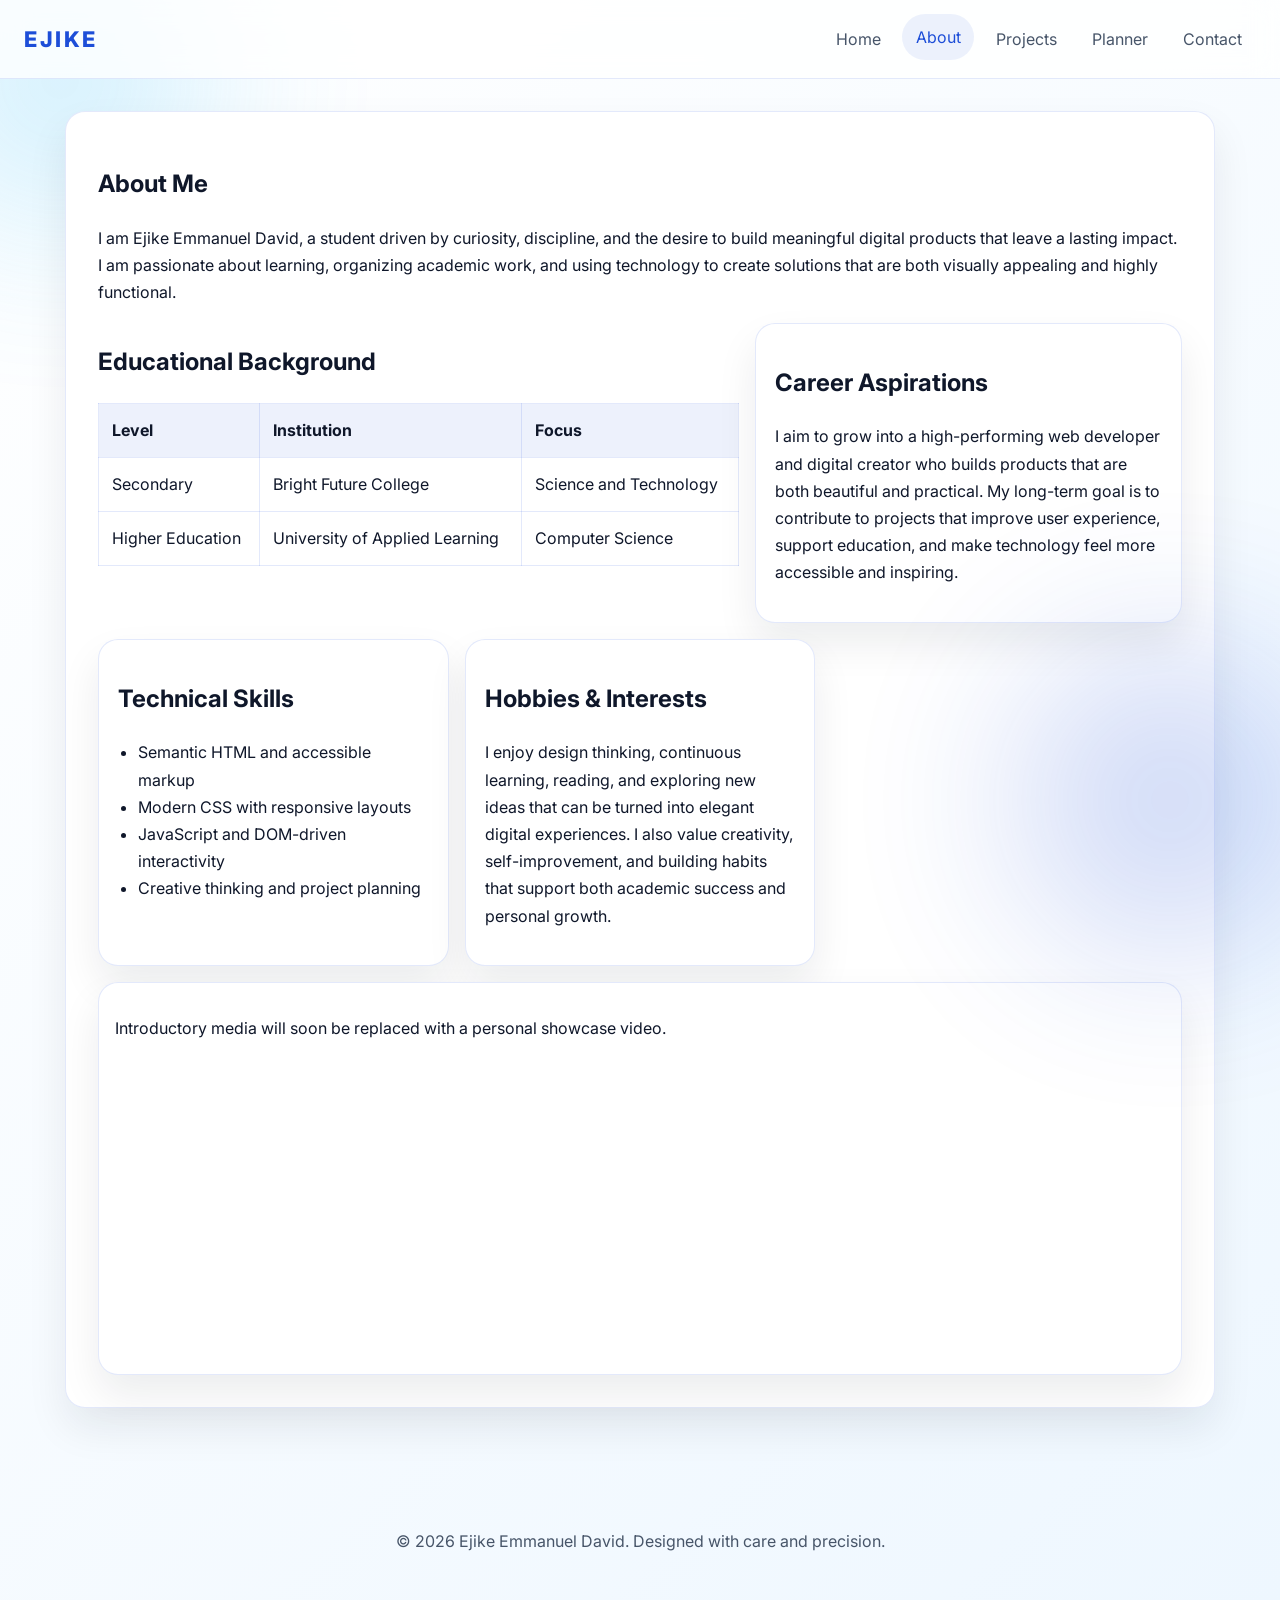
<file: about.html>
<!DOCTYPE html>
<html lang="en">
  <head>
    <meta charset="UTF-8" />
    <meta name="viewport" content="width=device-width, initial-scale=1.0" />
    <title>About Ejike Emmanuel David</title>
    <link rel="preconnect" href="https://fonts.googleapis.com" />
    <link rel="preconnect" href="https://fonts.gstatic.com" crossorigin />
    <link href="https://fonts.googleapis.com/css2?family=Inter:wght@400;500;600;700;800&display=swap" rel="stylesheet" />
    <link rel="stylesheet" href="style.css" />
  </head>
  <body>
    <header class="site-header">
      <a class="brand" href="index.html">Ejike</a>
      <button class="nav-toggle" aria-label="Toggle navigation" aria-expanded="false">
        <span></span>
        <span></span>
        <span></span>
      </button>
      <nav class="nav-menu">
        <a href="index.html">Home</a>
        <a href="about.html" class="active">About</a>
        <a href="projects.html">Projects</a>
        <a href="planner.html">Planner</a>
        <a href="contact.html">Contact</a>
      </nav>
    </header>

    <main>
      <section class="content-section reveal">
        <h1>About Me</h1>
        <p>
          I am Ejike Emmanuel David, a student driven by curiosity, discipline, and the desire to build meaningful digital products that leave a lasting impact. I am passionate about learning, organizing academic work, and using technology to create solutions that are both visually appealing and highly functional.
        </p>

        <div class="about-grid">
          <div>
            <h2>Educational Background</h2>
            <table>
              <thead>
                <tr>
                  <th>Level</th>
                  <th>Institution</th>
                  <th>Focus</th>
                </tr>
              </thead>
              <tbody>
                <tr>
                  <td>Secondary</td>
                  <td>Bright Future College</td>
                  <td>Science and Technology</td>
                </tr>
                <tr>
                  <td>Higher Education</td>
                  <td>University of Applied Learning</td>
                  <td>Computer Science</td>
                </tr>
              </tbody>
            </table>
          </div>
          <div class="service-card">
            <h2>Career Aspirations</h2>
            <p>
              I aim to grow into a high-performing web developer and digital creator who builds products that are both beautiful and practical. My long-term goal is to contribute to projects that improve user experience, support education, and make technology feel more accessible and inspiring.
            </p>
          </div>
        </div>

        <div class="services-grid reveal">
          <article class="service-card">
            <h2>Technical Skills</h2>
            <ul>
              <li>Semantic HTML and accessible markup</li>
              <li>Modern CSS with responsive layouts</li>
              <li>JavaScript and DOM-driven interactivity</li>
              <li>Creative thinking and project planning</li>
            </ul>
          </article>
          <article class="service-card">
            <h2>Hobbies & Interests</h2>
            <p>
              I enjoy design thinking, continuous learning, reading, and exploring new ideas that can be turned into elegant digital experiences. I also value creativity, self-improvement, and building habits that support both academic success and personal growth.
            </p>
          </article>
        </div>

        <div class="media-card reveal">
          <p>Introductory media will soon be replaced with a personal showcase video.</p>
          <iframe title="Intro media placeholder" src="https://www.youtube.com/embed/ScMzIvxBSi4" allowfullscreen></iframe>
        </div>
      </section>
    </main>

    <footer class="site-footer">
      <p>© 2026 Ejike Emmanuel David. Designed with care and precision.</p>
    </footer>

    <button class="back-to-top" aria-label="Back to top">↑</button>
    <script src="app.js"></script>
  </body>
</html>
</file>
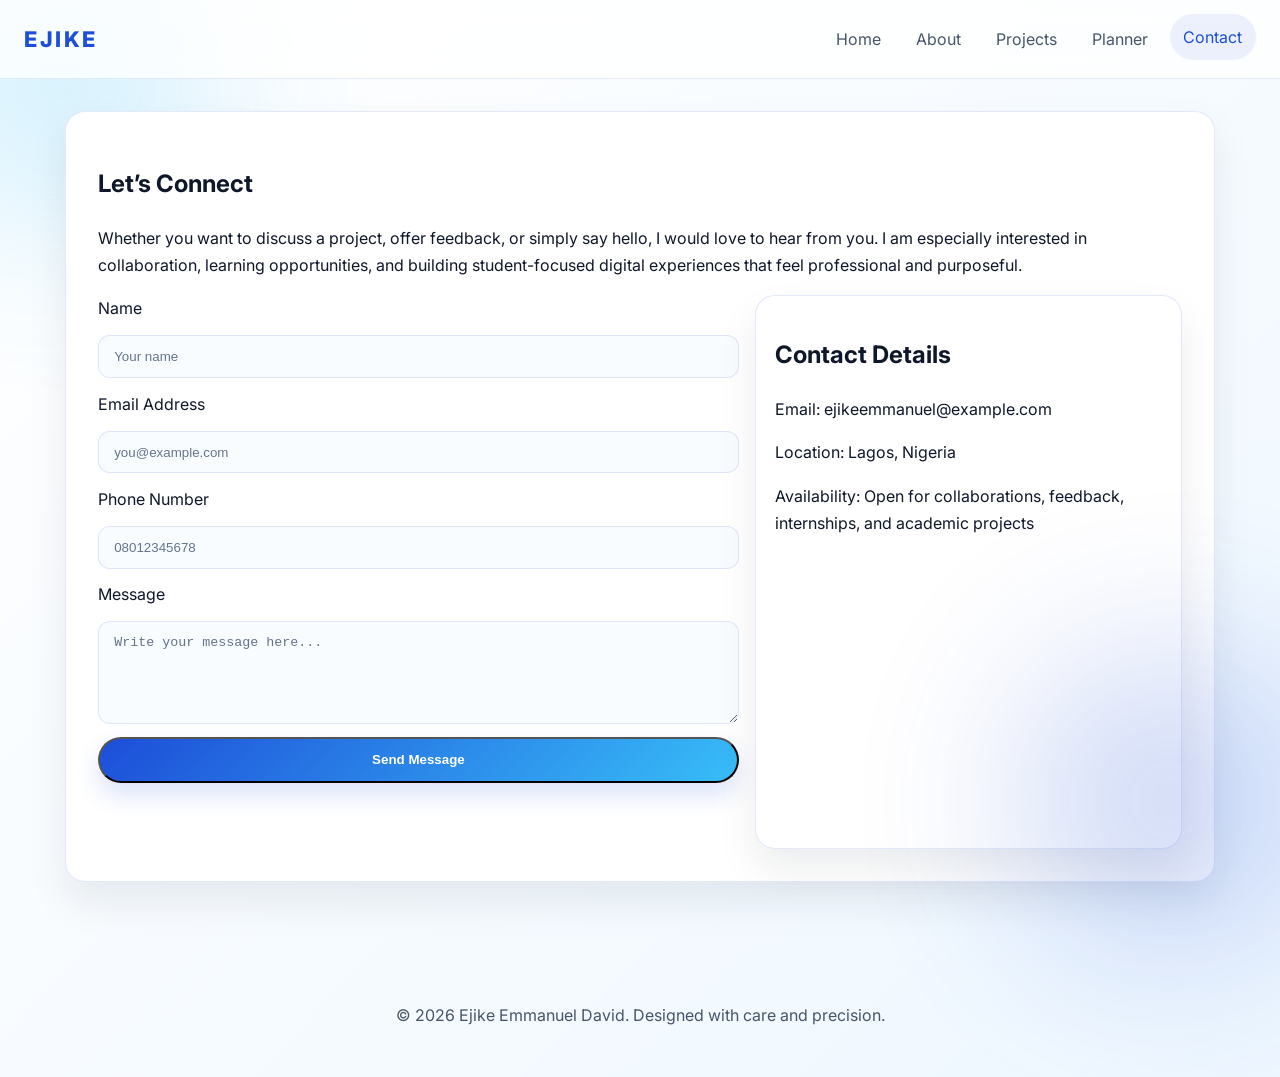
<file: contact.html>
<!DOCTYPE html>
<html lang="en">
  <head>
    <meta charset="UTF-8" />
    <meta name="viewport" content="width=device-width, initial-scale=1.0" />
    <title>Contact | Ejike Emmanuel David</title>
    <link rel="preconnect" href="https://fonts.googleapis.com" />
    <link rel="preconnect" href="https://fonts.gstatic.com" crossorigin />
    <link href="https://fonts.googleapis.com/css2?family=Inter:wght@400;500;600;700;800&display=swap" rel="stylesheet" />
    <link rel="stylesheet" href="style.css" />
  </head>
  <body>
    <header class="site-header">
      <a class="brand" href="index.html">Ejike</a>
      <button class="nav-toggle" aria-label="Toggle navigation" aria-expanded="false">
        <span></span>
        <span></span>
        <span></span>
      </button>
      <nav class="nav-menu">
        <a href="index.html">Home</a>
        <a href="about.html">About</a>
        <a href="projects.html">Projects</a>
        <a href="planner.html">Planner</a>
        <a href="contact.html" class="active">Contact</a>
      </nav>
    </header>

    <main>
      <section class="content-section reveal">
        <h1>Let’s Connect</h1>
        <p>Whether you want to discuss a project, offer feedback, or simply say hello, I would love to hear from you. I am especially interested in collaboration, learning opportunities, and building student-focused digital experiences that feel professional and purposeful.</p>

        <div class="contact-layout">
          <form id="contactForm" class="contact-form">
            <label for="name">Name</label>
            <input id="name" name="name" type="text" placeholder="Your name" />

            <label for="email">Email Address</label>
            <input id="email" name="email" type="email" placeholder="you@example.com" />

            <label for="phone">Phone Number</label>
            <input id="phone" name="phone" type="tel" placeholder="08012345678" />

            <label for="message">Message</label>
            <textarea id="message" name="message" rows="5" placeholder="Write your message here..."></textarea>

            <button class="button" type="submit">Send Message</button>
            <div id="formErrors" class="message error" aria-live="polite"></div>
            <div id="formSuccess" class="message success" aria-live="polite"></div>
          </form>

          <div class="service-card contact-card">
            <h2>Contact Details</h2>
            <p>Email: ejikeemmanuel@example.com</p>
            <p>Location: Lagos, Nigeria</p>
            <p>Availability: Open for collaborations, feedback, internships, and academic projects</p>
          </div>
        </div>
      </section>
    </main>

    <footer class="site-footer">
      <p>© 2026 Ejike Emmanuel David. Designed with care and precision.</p>
    </footer>

    <button class="back-to-top" aria-label="Back to top">↑</button>
    <script src="app.js"></script>
  </body>
</html>
</file>
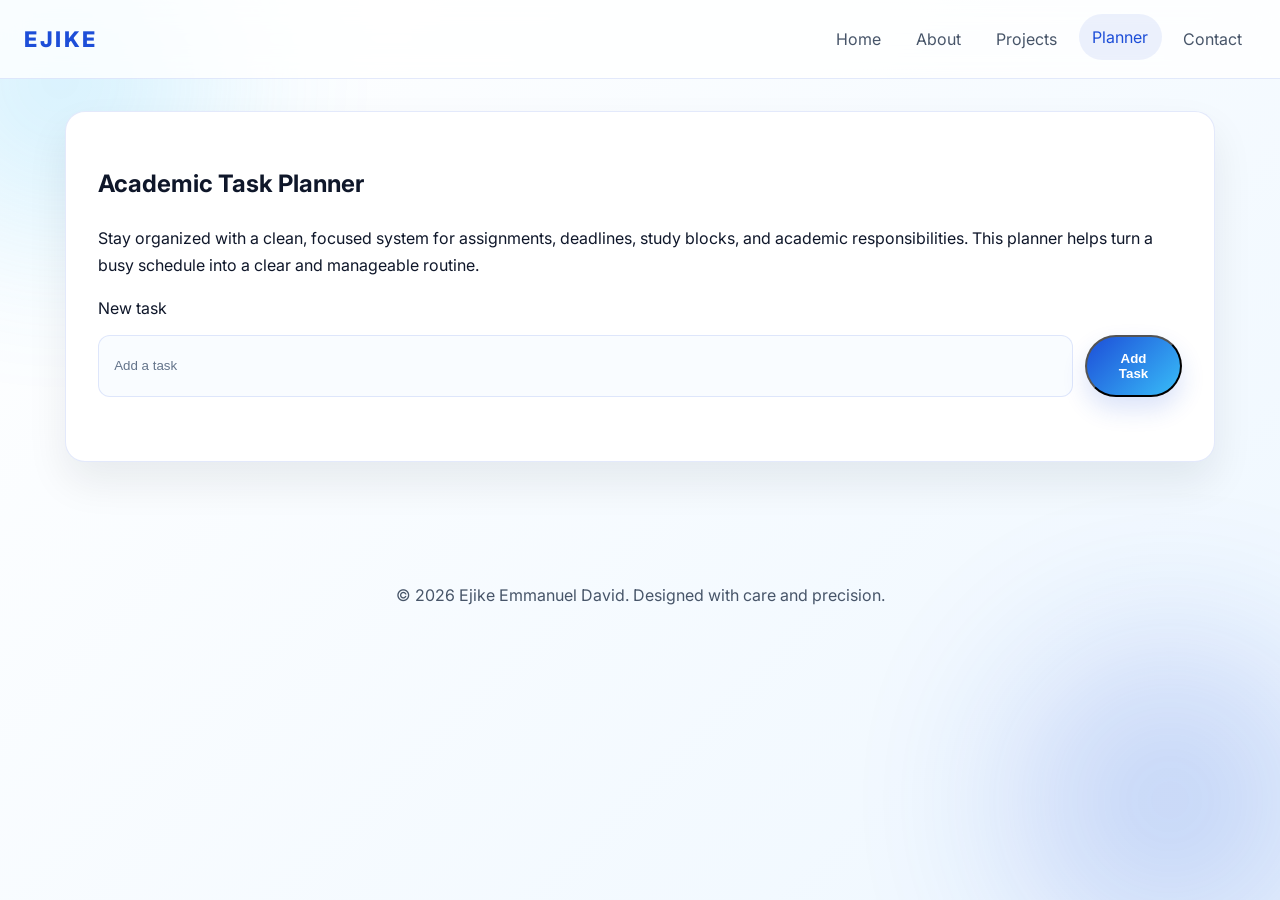
<file: planner.html>
<!DOCTYPE html>
<html lang="en">
  <head>
    <meta charset="UTF-8" />
    <meta name="viewport" content="width=device-width, initial-scale=1.0" />
    <title>Academic Planner | Ejike Emmanuel David</title>
    <link rel="preconnect" href="https://fonts.googleapis.com" />
    <link rel="preconnect" href="https://fonts.gstatic.com" crossorigin />
    <link href="https://fonts.googleapis.com/css2?family=Inter:wght@400;500;600;700;800&display=swap" rel="stylesheet" />
    <link rel="stylesheet" href="style.css" />
  </head>
  <body>
    <header class="site-header">
      <a class="brand" href="index.html">Ejike</a>
      <button class="nav-toggle" aria-label="Toggle navigation" aria-expanded="false">
        <span></span>
        <span></span>
        <span></span>
      </button>
      <nav class="nav-menu">
        <a href="index.html">Home</a>
        <a href="about.html">About</a>
        <a href="projects.html">Projects</a>
        <a href="planner.html" class="active">Planner</a>
        <a href="contact.html">Contact</a>
      </nav>
    </header>

    <main>
      <section class="content-section planner-section reveal">
        <h1>Academic Task Planner</h1>
        <p>Stay organized with a clean, focused system for assignments, deadlines, study blocks, and academic responsibilities. This planner helps turn a busy schedule into a clear and manageable routine.</p>

        <form id="taskForm" class="planner-form">
          <label for="taskInput">New task</label>
          <div class="task-input-row">
            <input id="taskInput" name="task" type="text" placeholder="Add a task" />
            <button class="button" type="submit">Add Task</button>
          </div>
        </form>

        <ul id="taskList" class="task-list"></ul>
      </section>
    </main>

    <footer class="site-footer">
      <p>© 2026 Ejike Emmanuel David. Designed with care and precision.</p>
    </footer>

    <button class="back-to-top" aria-label="Back to top">↑</button>
    <script src="app.js"></script>
  </body>
</html>
</file>
<file: style.css>
:root {
  color-scheme: light;
  --bg: #f7fbff;
  --bg-soft: #eef7ff;
  --surface: #ffffff;
  --surface-strong: #f9fcff;
  --text: #0f172a;
  --muted: #475569;
  --accent: #1d4ed8;
  --accent-2: #38bdf8;
  --accent-soft: rgba(29, 78, 216, 0.08);
  --border: rgba(29, 78, 216, 0.12);
  --shadow: 0 20px 40px rgba(15, 23, 42, 0.08);
}

* {
  box-sizing: border-box;
}

html {
  scroll-behavior: smooth;
}

body {
  margin: 0;
  font-family: "Inter", "Segoe UI", sans-serif;
  line-height: 1.7;
  color: var(--text);
  background: linear-gradient(135deg, #ffffff 0%, var(--bg-soft) 100%);
  min-height: 100vh;
  overflow-x: hidden;
}

body::before,
body::after {
  content: "";
  position: fixed;
  inset: auto;
  width: 300px;
  height: 300px;
  border-radius: 50%;
  filter: blur(90px);
  opacity: 0.22;
  pointer-events: none;
  animation: float 10s ease-in-out infinite;
}

body::before {
  top: -70px;
  left: -90px;
  background: var(--accent-2);
}

body::after {
  bottom: -50px;
  right: -40px;
  background: var(--accent);
}

img {
  width: 100%;
  display: block;
}

a {
  color: inherit;
  text-decoration: none;
}

.site-header {
  display: flex;
  align-items: center;
  justify-content: space-between;
  padding: 1rem 1.5rem;
  background: rgba(255, 255, 255, 0.78);
  position: sticky;
  top: 0;
  z-index: 20;
  backdrop-filter: blur(14px);
  border-bottom: 1px solid var(--border);
}

.brand {
  font-size: 1.35rem;
  font-weight: 800;
  letter-spacing: 0.12em;
  text-transform: uppercase;
  color: var(--accent);
}

.nav-menu {
  display: flex;
  gap: 0.5rem;
}

.nav-menu a {
  padding: 0.6rem 0.85rem;
  border-radius: 999px;
  color: var(--muted);
  transition: background 0.2s ease, color 0.2s ease, transform 0.2s ease;
}

.nav-menu a:hover,
.nav-menu a.active {
  background: var(--accent-soft);
  color: var(--accent);
  transform: translateY(-2px);
}

.nav-toggle {
  display: none;
  background: transparent;
  border: 0;
  padding: 0.25rem;
  cursor: pointer;
}

.nav-toggle span {
  display: block;
  width: 24px;
  height: 2px;
  background: var(--text);
  margin: 4px 0;
}

main {
  width: min(1150px, calc(100% - 2rem));
  margin: 0 auto;
  padding: 2rem 0 3.5rem;
}

.hero {
  display: grid;
  grid-template-columns: 1.1fr 0.9fr;
  gap: 2rem;
  align-items: center;
  padding: 2rem 0 3rem;
}

.hero-copy h1 {
  font-size: clamp(2.2rem, 4.3vw, 3.4rem);
  line-height: 1.08;
  margin: 0.3rem 0 0.8rem;
}

.eyebrow {
  letter-spacing: 0.25em;
  text-transform: uppercase;
  color: var(--accent);
  font-weight: 700;
  font-size: 0.82rem;
}

.hero-actions {
  display: flex;
  flex-wrap: wrap;
  gap: 0.85rem;
  margin: 1.2rem 0;
}

.button {
  display: inline-flex;
  align-items: center;
  justify-content: center;
  padding: 0.85rem 1.25rem;
  border-radius: 999px;
  background: linear-gradient(135deg, var(--accent), var(--accent-2));
  color: white;
  font-weight: 700;
  transition: transform 0.25s ease, box-shadow 0.25s ease, filter 0.25s ease;
  box-shadow: 0 12px 25px rgba(29, 78, 216, 0.16);
}

.button:hover {
  transform: translateY(-3px);
  filter: brightness(1.05);
  box-shadow: 0 16px 30px rgba(29, 78, 216, 0.2);
}

.button.secondary {
  background: white;
  border: 1px solid var(--accent);
  color: var(--accent);
  box-shadow: none;
}

.chip-row {
  display: flex;
  flex-wrap: wrap;
  gap: 0.6rem;
  margin-top: 1rem;
}

.chip {
  padding: 0.45rem 0.75rem;
  border-radius: 999px;
  background: var(--accent-soft);
  color: var(--accent);
  font-size: 0.9rem;
}

.hero-card,
.content-section,
.project-card,
.media-card,
.service-card,
.stat-card,
.contact-card {
  background: var(--surface);
  border: 1px solid var(--border);
  border-radius: 1.25rem;
  box-shadow: var(--shadow);
  backdrop-filter: blur(8px);
}

.hero-card {
  padding: 1rem;
  overflow: hidden;
  animation: float 6s ease-in-out infinite;
}

.hero-card img {
  border-radius: 1rem;
  aspect-ratio: 4 / 5;
  object-fit: cover;
}

.content-section {
  padding: 2rem;
  margin-bottom: 1.5rem;
}

.stats-grid {
  display: grid;
  grid-template-columns: repeat(3, minmax(0, 1fr));
  gap: 1rem;
  margin-bottom: 1.5rem;
}

.stat-card {
  padding: 1.2rem;
  text-align: center;
}

.stat-card strong {
  display: block;
  font-size: 2rem;
  color: var(--accent);
}

.services-grid {
  display: grid;
  grid-template-columns: repeat(3, minmax(0, 1fr));
  gap: 1rem;
  margin-top: 1rem;
}

.service-card {
  padding: 1.2rem;
  transition: transform 0.25s ease, border-color 0.25s ease;
}

.service-card:hover,
.project-card:hover {
  transform: translateY(-6px);
  border-color: rgba(29, 78, 216, 0.28);
}

.project-grid {
  display: grid;
  grid-template-columns: repeat(3, minmax(0, 1fr));
  gap: 1.25rem;
  margin-top: 1rem;
}

.project-card {
  padding: 1rem;
  transition: transform 0.25s ease, border-color 0.25s ease;
}

.project-card img {
  border-radius: 0.9rem;
  margin-bottom: 1rem;
  aspect-ratio: 16 / 10;
  object-fit: cover;
}

.about-grid {
  display: grid;
  grid-template-columns: 1.2fr 0.8fr;
  gap: 1rem;
  margin-top: 1rem;
}

.contact-layout {
  display: grid;
  grid-template-columns: 1.2fr 0.8fr;
  gap: 1rem;
  margin-top: 1rem;
}

table {
  width: 100%;
  border-collapse: collapse;
  margin: 1rem 0 1.5rem;
}

th,
td {
  border: 1px solid var(--border);
  padding: 0.8rem;
  text-align: left;
}

th {
  background: var(--accent-soft);
}

ul {
  padding-left: 1.25rem;
}

.media-card {
  padding: 1rem;
  margin-top: 1rem;
}

.media-card iframe {
  width: 100%;
  min-height: 280px;
  border: 0;
  border-radius: 0.8rem;
  margin-top: 0.75rem;
}

.planner-form,
.contact-form {
  display: flex;
  flex-direction: column;
  gap: 0.8rem;
}

.task-input-row {
  display: flex;
  gap: 0.75rem;
}

input,
textarea {
  width: 100%;
  padding: 0.8rem 0.95rem;
  border-radius: 0.75rem;
  border: 1px solid var(--border);
  background: var(--surface-strong);
  color: var(--text);
}

input::placeholder,
textarea::placeholder {
  color: #64748b;
}

.task-list {
  list-style: none;
  padding: 0;
  display: flex;
  flex-direction: column;
  gap: 0.75rem;
  margin-top: 1rem;
}

.task-item {
  display: flex;
  justify-content: space-between;
  align-items: center;
  padding: 0.8rem 1rem;
  border-radius: 0.85rem;
  background: var(--bg-soft);
  transition: transform 0.2s ease;
}

.task-item:hover {
  transform: translateX(3px);
}

.task-item.completed span {
  text-decoration: line-through;
  color: var(--muted);
}

.task-actions {
  display: flex;
  gap: 0.5rem;
}

.task-actions button {
  border: 0;
  border-radius: 999px;
  padding: 0.45rem 0.7rem;
  cursor: pointer;
  background: var(--accent-soft);
  color: var(--accent);
}

.message {
  min-height: 1.25rem;
  font-weight: 600;
}

.message.error {
  color: #dc2626;
}

.message.success {
  color: #15803d;
}

.site-footer {
  text-align: center;
  padding: 1.5rem 1rem 2rem;
  color: var(--muted);
}

.back-to-top {
  position: fixed;
  right: 1.25rem;
  bottom: 1.25rem;
  border: 0;
  border-radius: 999px;
  width: 46px;
  height: 46px;
  font-size: 1.2rem;
  background: linear-gradient(135deg, var(--accent), var(--accent-2));
  color: white;
  box-shadow: var(--shadow);
  cursor: pointer;
  opacity: 0;
  transform: translateY(12px);
  pointer-events: none;
  transition: opacity 0.25s ease, transform 0.25s ease;
}

.back-to-top.visible {
  opacity: 1;
  transform: translateY(0);
  pointer-events: auto;
}

.reveal {
  opacity: 0;
  transform: translateY(24px);
  transition: opacity 0.8s ease, transform 0.8s ease;
}

.reveal.visible {
  opacity: 1;
  transform: translateY(0);
}

@keyframes float {
  0%,
  100% {
    transform: translateY(0);
  }
  50% {
    transform: translateY(-8px);
  }
}

@media (max-width: 900px) {
  .hero,
  .about-grid,
  .contact-layout {
    grid-template-columns: 1fr;
  }

  .services-grid,
  .project-grid,
  .stats-grid {
    grid-template-columns: 1fr;
  }
}

@media (max-width: 680px) {
  .nav-toggle {
    display: block;
  }

  .nav-menu {
    display: none;
    flex-direction: column;
    position: absolute;
    right: 1rem;
    top: 3.7rem;
    background: white;
    padding: 0.75rem;
    border-radius: 0.75rem;
    border: 1px solid var(--border);
  }

  .nav-menu.open {
    display: flex;
  }

  .task-input-row {
    flex-direction: column;
  }
}
</file>
